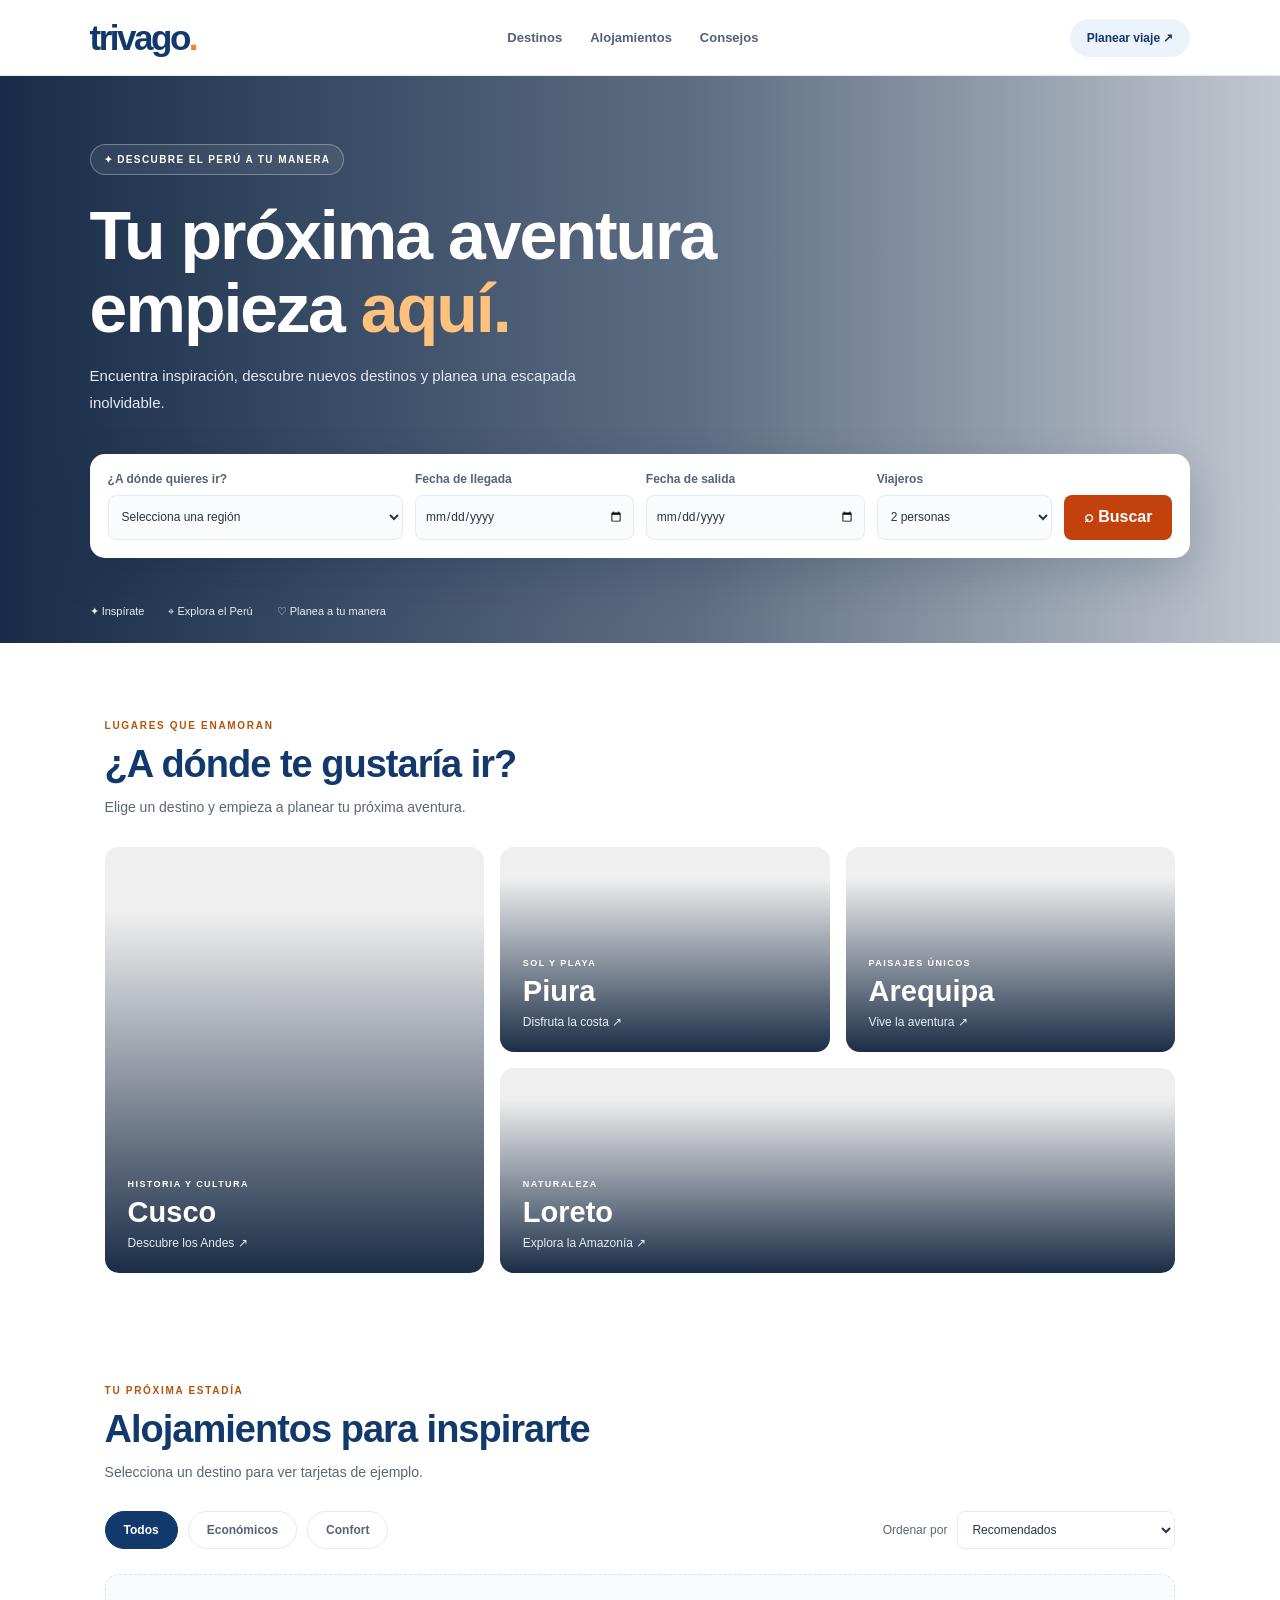
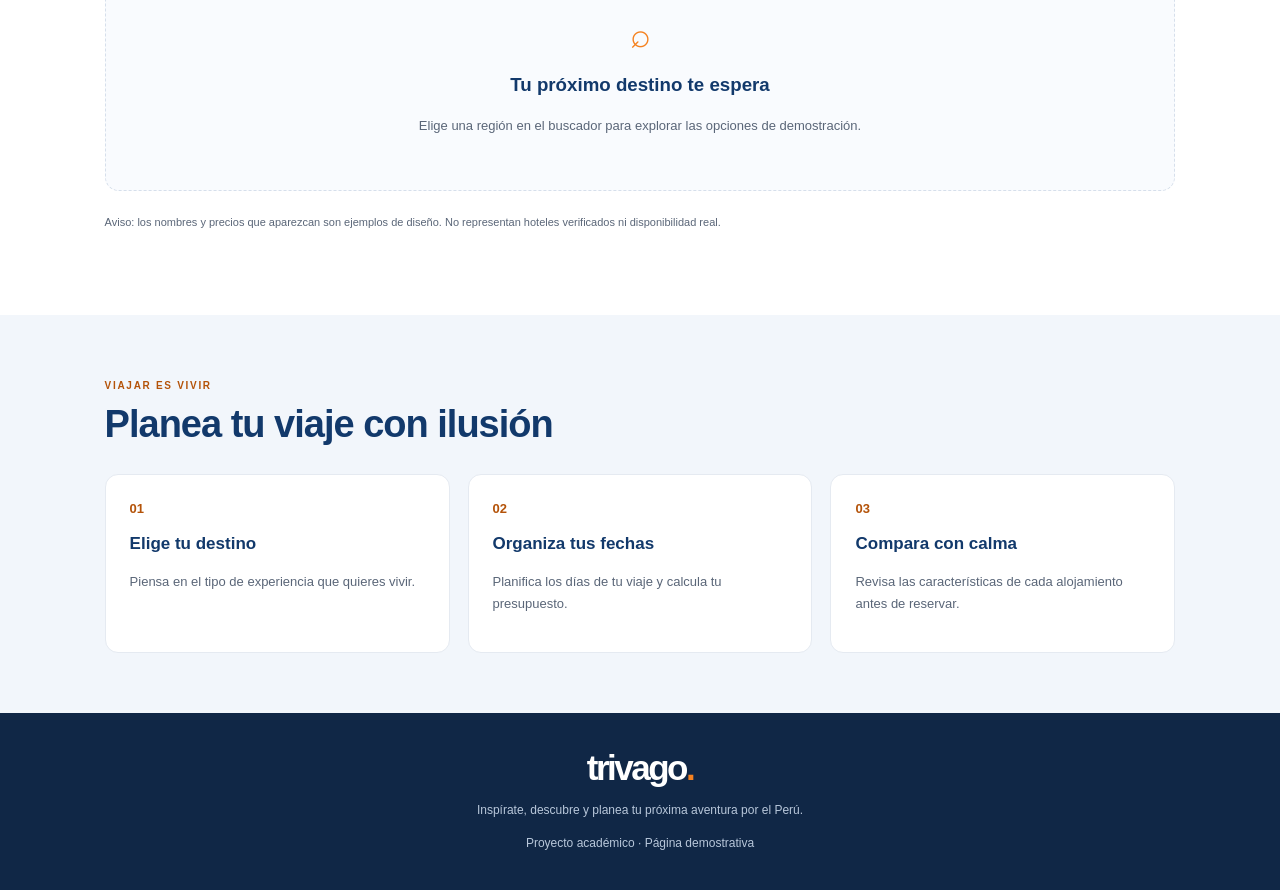
<file: index.html>
<!DOCTYPE html>
<html lang="es">
<head>
  <meta charset="UTF-8">
  <meta name="viewport" content="width=device-width, initial-scale=1.0">
  <title>Trivago Perú ISIL | Proyecto de búsqueda de alojamientos en Perú</title>
  <meta name="description" content="Trivago Perú ISIL: proyecto académico de Diseño de Negocios Digitales. Elige una región del Perú, tus fechas y explora alojamientos de ejemplo.">
  <link rel="canonical" href="https://lucia444-svg.github.io/trivago-peru/">
  <meta name="google-site-verification" content="QKKhJFbt7o8vJ0Su4i9-JMRXOhRvmRb9yZz3Ws0pbHI" />
  <link rel="preconnect" href="https://images.unsplash.com">
  <link rel="preload" as="image" href="https://images.unsplash.com/photo-1516483638261-f4dbaf036963?auto=format&fit=crop&w=1400&q=70" media="(min-width: 651px)" fetchpriority="high">
  <link rel="preload" as="image" href="https://images.unsplash.com/photo-1516483638261-f4dbaf036963?auto=format&fit=crop&w=800&q=70" media="(max-width: 650px)" fetchpriority="high">
  <link rel="icon" href="data:image/svg+xml,%3Csvg xmlns='http://www.w3.org/2000/svg' viewBox='0 0 100 100'%3E%3Crect width='100' height='100' rx='22' fill='%2312396b'/%3E%3Ccircle cx='70' cy='70' r='12' fill='%23f58220'/%3E%3C/svg%3E">
  <link rel="stylesheet" href="style.css">
</head>
<body>
  <header class="barra">
    <a class="logo" href="#inicio">trivago<span>.</span></a>
    <nav>
      <a href="#destinos">Destinos</a>
      <a href="#alojamientos">Alojamientos</a>
      <a href="#consejos">Consejos</a>
    </nav>
    <a class="boton-superior" href="#formulario">Planear viaje ↗</a>
  </header>

  <main>
    <section class="portada" id="inicio">
      <div class="portada-contenido">
        <span class="etiqueta">✦ DESCUBRE EL PERÚ A TU MANERA</span>
        <h1>Tu próxima aventura<br>empieza <span>aquí.</span></h1>
        <p>Encuentra inspiración, descubre nuevos destinos y planea una escapada inolvidable.</p>
      </div>

      <form class="buscador" id="formulario" novalidate>
        <div class="campo">
          <label for="region">¿A dónde quieres ir?</label>
          <select id="region" required>
            <option value="">Selecciona una región</option>
            <option>Amazonas</option>
            <option>Áncash</option>
            <option>Apurímac</option>
            <option>Arequipa</option>
            <option>Ayacucho</option>
            <option>Cajamarca</option>
            <option>Callao</option>
            <option>Cusco</option>
            <option>Huancavelica</option>
            <option>Huánuco</option>
            <option>Ica</option>
            <option>Junín</option>
            <option>La Libertad</option>
            <option>Lambayeque</option>
            <option>Lima</option>
            <option>Loreto</option>
            <option>Madre de Dios</option>
            <option>Moquegua</option>
            <option>Pasco</option>
            <option>Piura</option>
            <option>Puno</option>
            <option>San Martín</option>
            <option>Tacna</option>
            <option>Tumbes</option>
            <option>Ucayali</option>
          </select>
        </div>

        <div class="campo">
          <label for="entrada">Fecha de llegada</label>
          <input type="date" id="entrada" required>
        </div>

        <div class="campo">
          <label for="salida">Fecha de salida</label>
          <input type="date" id="salida" required>
        </div>

        <div class="campo">
          <label for="personas">Viajeros</label>
          <select id="personas">
            <option value="1">1 persona</option>
            <option value="2" selected>2 personas</option>
            <option value="3">3 personas</option>
            <option value="4">4 personas</option>
            <option value="5">5 personas</option>
            <option value="6">6 personas</option>
          </select>
        </div>

        <button class="boton-buscar" type="submit">⌕ Buscar</button>
      </form>
      <p id="mensaje" class="mensaje" role="status"></p>
      <div class="confianza">
        <span>✦ Inspírate</span>
        <span>⌖ Explora el Perú</span>
        <span>♡ Planea a tu manera</span>
      </div>
    </section>

    <section class="seccion" id="destinos">
      <div class="encabezado">
        <div>
          <span class="subtitulo">LUGARES QUE ENAMORAN</span>
          <h2>¿A dónde te gustaría ir?</h2>
          <p>Elige un destino y empieza a planear tu próxima aventura.</p>
        </div>
      </div>

      <div class="destinos-grid">
        <button class="destino grande" data-region="Cusco">
          <span class="destino-info"><small>HISTORIA Y CULTURA</small><strong>Cusco</strong><span>Descubre los Andes ↗</span></span>
        </button>
        <button class="destino playa" data-region="Piura">
          <span class="destino-info"><small>SOL Y PLAYA</small><strong>Piura</strong><span>Disfruta la costa ↗</span></span>
        </button>
        <button class="destino montana" data-region="Arequipa">
          <span class="destino-info"><small>PAISAJES ÚNICOS</small><strong>Arequipa</strong><span>Vive la aventura ↗</span></span>
        </button>
        <button class="destino selva" data-region="Loreto">
          <span class="destino-info"><small>NATURALEZA</small><strong>Loreto</strong><span>Explora la Amazonía ↗</span></span>
        </button>
      </div>
    </section>

    <section class="seccion alojamientos" id="alojamientos">
      <div class="encabezado">
        <div>
          <span class="subtitulo">TU PRÓXIMA ESTADÍA</span>
          <h2 id="titulo-resultados">Alojamientos para inspirarte</h2>
          <p id="texto-resultados">Selecciona un destino para ver tarjetas de ejemplo.</p>
        </div>
      </div>

      <div class="filtros">
        <button class="filtro activo" data-filtro="todos">Todos</button>
        <button class="filtro" data-filtro="economico">Económicos</button>
        <button class="filtro" data-filtro="confort">Confort</button>
        <label class="orden">Ordenar por
          <select id="orden">
            <option value="recomendados">Recomendados</option>
            <option value="precio">Precio ilustrativo: menor a mayor</option>
          </select>
        </label>
      </div>

      <div id="lista-alojamientos" class="alojamientos-grid"></div>

      <div id="estado-vacio" class="estado-vacio">
        <span class="icono-vacio">⌕</span>
        <h3>Tu próximo destino te espera</h3>
        <p>Elige una región en el buscador para explorar las opciones de demostración.</p>
      </div>

      <p class="aviso">
        Aviso: los nombres y precios que aparezcan son ejemplos de diseño.
        No representan hoteles verificados ni disponibilidad real.
      </p>
    </section>

    <section class="franja" id="consejos">
      <div class="seccion">
        <span class="subtitulo">VIAJAR ES VIVIR</span>
        <h2>Planea tu viaje con ilusión</h2>
        <div class="consejos-grid">
          <article><span>01</span><h3>Elige tu destino</h3><p>Piensa en el tipo de experiencia que quieres vivir.</p></article>
          <article><span>02</span><h3>Organiza tus fechas</h3><p>Planifica los días de tu viaje y calcula tu presupuesto.</p></article>
          <article><span>03</span><h3>Compara con calma</h3><p>Revisa las características de cada alojamiento antes de reservar.</p></article>
        </div>
      </div>
    </section>
  </main>

  <footer>
    <a class="logo logo-blanco" href="#inicio">trivago<span>.</span></a>
    <p>Inspírate, descubre y planea tu próxima aventura por el Perú.</p>
    <small>Proyecto académico · Página demostrativa</small>
  </footer>

  <script src="script.js"></script>
</body>
</html>
</file>
<file: style.css>
* {
  box-sizing: border-box;
}

:root {
  --azul: #12396b;
  --azul-oscuro: #0b2445;
  --naranja: #f58220;
  --texto: #25344b;
  --gris: #5a6678;
  --borde: #e5eaf1;
}

html {
  scroll-behavior: smooth;
  scroll-padding-top: 85px;
}

body {
  margin: 0;
  font-family: Arial, Helvetica, sans-serif;
  color: var(--texto);
  background: #fff;
}

button, input, select {
  font: inherit;
}

button, select {
  cursor: pointer;
}

.barra {
  min-height: 76px;
  padding: 14px 7%;
  display: flex;
  justify-content: space-between;
  align-items: center;
  gap: 20px;
  background: white;
  border-bottom: 1px solid var(--borde);
  position: sticky;
  top: 0;
  z-index: 10;
}

.logo {
  color: var(--azul);
  font-size: 35px;
  font-weight: 900;
  letter-spacing: -2.5px;
  text-decoration: none;
}

.logo span {
  color: var(--naranja);
}

.barra nav {
  display: flex;
  gap: 28px;
}

.barra nav a {
  color: #526078;
  font-size: 13px;
  font-weight: bold;
  text-decoration: none;
}

.barra nav a:hover {
  color: var(--naranja);
}

.boton-superior {
  padding: 12px 17px;
  border-radius: 25px;
  background: #edf3fb;
  color: var(--azul);
  font-size: 12px;
  font-weight: bold;
  text-decoration: none;
}

.portada {
  padding: 68px 7% 25px;
  color: white;
  background:
    linear-gradient(90deg, #081e3cef, #0b2445a8 55%, #0b244540),
    url("https://images.unsplash.com/photo-1516483638261-f4dbaf036963?auto=format&fit=crop&w=1400&q=70")
    center / cover;
}

.portada-contenido {
  max-width: 1150px;
  margin: auto;
}

.etiqueta {
  display: inline-block;
  padding: 9px 13px;
  border: 1px solid #ffffff50;
  border-radius: 30px;
  background: #ffffff13;
  font-size: 10px;
  font-weight: bold;
  letter-spacing: 1.4px;
}

.portada h1 {
  margin: 24px 0 16px;
  font-size: clamp(40px, 6vw, 68px);
  line-height: 1.08;
  letter-spacing: -2px;
}

.portada h1 span {
  color: #ffc17e;
}

.portada-contenido p {
  max-width: 550px;
  color: #e4ebf5;
  font-size: 15px;
  line-height: 1.8;
}

.buscador {
  max-width: 1150px;
  margin: 38px auto 0;
  padding: 18px;
  display: grid;
  grid-template-columns: 1.35fr 1fr 1fr .8fr auto;
  align-items: end;
  gap: 12px;
  border-radius: 15px;
  background: white;
  box-shadow: 0 16px 45px #061a352e;
  color: var(--texto);
}

.campo {
  display: flex;
  min-width: 0;
  flex-direction: column;
  gap: 9px;
}

.campo label {
  color: #53637a;
  font-size: 12px;
  font-weight: bold;
}

.campo select,
.campo input {
  width: 100%;
  min-width: 0;
  height: 45px;
  padding: 0 9px;
  border: 1px solid var(--borde);
  border-radius: 8px;
  outline: none;
  background: #fafbfd;
  color: var(--texto);
  font-size: 12px;
}

.campo select:focus,
.campo input:focus {
  border-color: #428bd4;
  box-shadow: 0 0 0 3px #428bd41a;
}

.boton-buscar {
  height: 45px;
  padding: 0 20px;
  border: none;
  border-radius: 8px;
  background: #c2410c;
  color: white;
  font-weight: bold;
  transition: .2s;
}

.boton-buscar:hover {
  background: #9a3412;
  transform: translateY(-2px);
}

.mensaje {
  max-width: 1150px;
  min-height: 18px;
  margin: 12px auto 0;
  color: #fff;
  font-size: 13px;
}

.confianza {
  max-width: 1150px;
  margin: 17px auto 0;
  display: flex;
  flex-wrap: wrap;
  gap: 24px;
  color: #e6edf7;
  font-size: 11px;
}

.seccion {
  max-width: 1250px;
  margin: auto;
  padding: 72px 7%;
}

.encabezado {
  margin-bottom: 27px;
}

.subtitulo {
  color: #b45309;
  font-size: 10px;
  font-weight: 900;
  letter-spacing: 1.7px;
}

.encabezado h2,
.franja h2 {
  margin: 10px 0;
  color: var(--azul);
  font-size: clamp(27px, 3.5vw, 38px);
  letter-spacing: -1px;
}

.encabezado p {
  margin: 0;
  color: var(--gris);
  font-size: 14px;
  line-height: 1.7;
}

.destinos-grid {
  display: grid;
  grid-template-columns: 1.15fr 1fr 1fr;
  grid-template-rows: 205px 205px;
  gap: 16px;
}

.destino {
  position: relative;
  display: flex;
  align-items: flex-end;
  overflow: hidden;
  padding: 23px;
  border: none;
  border-radius: 14px;
  background-position: center;
  background-size: cover;
  color: white;
  text-align: left;
  transition: transform .25s;
}

.destino:hover {
  transform: translateY(-4px);
}

.destino::before {
  content: "";
  position: absolute;
  inset: 0;
  background: linear-gradient(0deg, #061a36e8, transparent 85%);
}

.destino-info {
  position: relative;
  display: flex;
  flex-direction: column;
  gap: 7px;
}

.destino-info small {
  font-size: 9px;
  font-weight: bold;
  letter-spacing: 1.4px;
}

.destino-info strong {
  font-size: 29px;
}

.destino-info > span {
  color: #e6edf7;
  font-size: 12px;
}

.destino.grande {
  grid-row: span 2;
  background-image: url("https://images.unsplash.com/photo-1526392060635-9d6019884377?auto=format&fit=crop&w=900&q=70");
}

.destino.playa {
  background-image: url("https://images.unsplash.com/photo-1507525428034-b723cf961d3e?auto=format&fit=crop&w=800&q=70");
}

.destino.montana {
  background-image: url("https://images.unsplash.com/photo-1464822759023-fed622ff2c3b?auto=format&fit=crop&w=800&q=70");
}

.destino.selva {
  grid-column: 2 / 4;
  background-image: url("https://images.unsplash.com/photo-1516026672322-bc52d61a55d5?auto=format&fit=crop&w=900&q=70");
}

.alojamientos {
  padding-top: 35px;
}

.filtros {
  display: flex;
  flex-wrap: wrap;
  align-items: center;
  gap: 10px;
  margin-bottom: 25px;
}

.filtro {
  padding: 11px 18px;
  border: 1px solid var(--borde);
  border-radius: 25px;
  background: white;
  color: #56637a;
  font-size: 12px;
  font-weight: bold;
}

.filtro.activo {
  border-color: var(--azul);
  background: var(--azul);
  color: white;
}

.orden {
  display: flex;
  align-items: center;
  gap: 10px;
  margin-left: auto;
  color: var(--gris);
  font-size: 12px;
}

.orden select {
  max-width: 245px;
  padding: 10px;
  border: 1px solid var(--borde);
  border-radius: 8px;
  background: white;
  color: var(--texto);
  font-size: 12px;
}

.alojamientos-grid {
  display: grid;
  grid-template-columns: repeat(3, minmax(0, 1fr));
  gap: 20px;
}

.tarjeta {
  overflow: hidden;
  border: 1px solid var(--borde);
  border-radius: 14px;
  background: white;
  box-shadow: 0 7px 22px #132e510a;
  transition: transform .2s, box-shadow .2s;
}

.tarjeta:hover {
  transform: translateY(-4px);
  box-shadow: 0 13px 28px #132e5117;
}

.tarjeta img {
  display: block;
  width: 100%;
  height: 200px;
  object-fit: cover;
  background: #e8edf3;
}

.tarjeta-contenido {
  padding: 18px;
}

.region-tag {
  display: inline-block;
  margin-bottom: 9px;
  color: #b45309;
  font-size: 10px;
  font-weight: 900;
  letter-spacing: 1px;
  text-transform: uppercase;
}

.tarjeta h3 {
  margin: 0 0 8px;
  color: var(--azul);
  font-size: 18px;
}

.tarjeta p {
  color: var(--gris);
  font-size: 13px;
  line-height: 1.6;
}

.tarjeta-pie {
  display: flex;
  justify-content: space-between;
  align-items: center;
  gap: 8px;
  margin-top: 15px;
  padding-top: 14px;
  border-top: 1px solid var(--borde);
}

.tipo {
  padding: 6px 9px;
  border-radius: 20px;
  background: #eaf2fb;
  color: var(--azul);
  font-size: 10px;
  font-weight: bold;
}

.tipo.economico {
  background: #eaf7ee;
  color: #247441;
}

.precio {
  color: var(--azul);
  font-size: 18px;
  font-weight: 900;
  text-align: right;
}

.precio small {
  display: block;
  margin-top: 4px;
  color: var(--gris);
  font-size: 10px;
  font-weight: normal;
}

.estado-vacio {
  padding: 40px 20px;
  border: 1px dashed #d6dfeb;
  border-radius: 14px;
  background: #f9fbfe;
  text-align: center;
}

.icono-vacio {
  color: var(--naranja);
  font-size: 35px;
}

.estado-vacio h3 {
  color: var(--azul);
}

.estado-vacio p {
  color: var(--gris);
  font-size: 13px;
  line-height: 1.7;
}

.aviso {
  margin-top: 22px;
  color: #5a6678;
  font-size: 11px;
  line-height: 1.7;
}

.franja {
  background: #f2f6fb;
}

.franja .seccion {
  padding-top: 60px;
  padding-bottom: 60px;
}

.consejos-grid {
  display: grid;
  grid-template-columns: repeat(3, minmax(0, 1fr));
  gap: 18px;
  margin-top: 28px;
}

.consejos-grid article {
  padding: 24px;
  border: 1px solid #e5eaf1;
  border-radius: 13px;
  background: white;
}

.consejos-grid article > span {
  color: var(--naranja);
  font-weight: 900;
  font-size: 13px;
}

.consejos-grid h3 {
  color: var(--azul);
  font-size: 17px;
}

.consejos-grid p {
  color: var(--gris);
  font-size: 13px;
  line-height: 1.7;
}

footer {
  padding: 35px 7%;
  background: #102746;
  color: #dce5f0;
  text-align: center;
}

.logo-blanco {
  color: white;
}

footer p,
footer small {
  color: #b8c7da;
  font-size: 12px;
  line-height: 1.8;
}

[hidden] {
  display: none !important;
}

@media (max-width: 950px) {
  .buscador {
    grid-template-columns: repeat(2, minmax(0, 1fr));
  }

  .boton-buscar {
    grid-column: 1 / -1;
  }

  .alojamientos-grid {
    grid-template-columns: repeat(2, minmax(0, 1fr));
  }
}

@media (max-width: 650px) {
  .barra {
    flex-wrap: wrap;
    justify-content: center;
  }

  .barra nav {
    flex-wrap: wrap;
    justify-content: center;
    gap: 14px;
  }

  .boton-superior {
    display: none;
  }

  .portada {
    padding: 48px 6% 24px;
  }

  .portada h1 {
    letter-spacing: -1px;
  }

  .buscador {
    grid-template-columns: 1fr;
    margin-top: 25px;
  }

  .boton-buscar {
    grid-column: auto;
  }

  .confianza {
    gap: 12px;
  }

  .seccion {
    padding: 48px 6%;
  }

  .destinos-grid {
    grid-template-columns: 1fr 1fr;
    grid-template-rows: 190px 170px 170px;
  }

  .destino.grande {
    grid-row: auto;
    grid-column: 1 / -1;
  }

  .destino.selva {
    grid-column: 1 / -1;
  }

  .destino.playa,
  .destino.montana {
    padding: 16px;
  }

  .destino.playa .destino-info strong,
  .destino.montana .destino-info strong {
    font-size: 20px;
  }

  .alojamientos-grid,
  .consejos-grid {
    grid-template-columns: 1fr;
  }

  .orden {
    flex-direction: column;
    align-items: flex-start;
    margin-left: 0;
  }

  .orden select {
    width: 100%;
    max-width: none;
  }
}

.consejos-grid article > span {
  color: #b45309;
}

@media (max-width: 650px) {
  .portada {
    background:
      linear-gradient(90deg, #081e3cef, #0b2445a8 55%, #0b244540),
      url("https://images.unsplash.com/photo-1516483638261-f4dbaf036963?auto=format&fit=crop&w=800&q=70")
      center / cover;
  }
}
</file>
